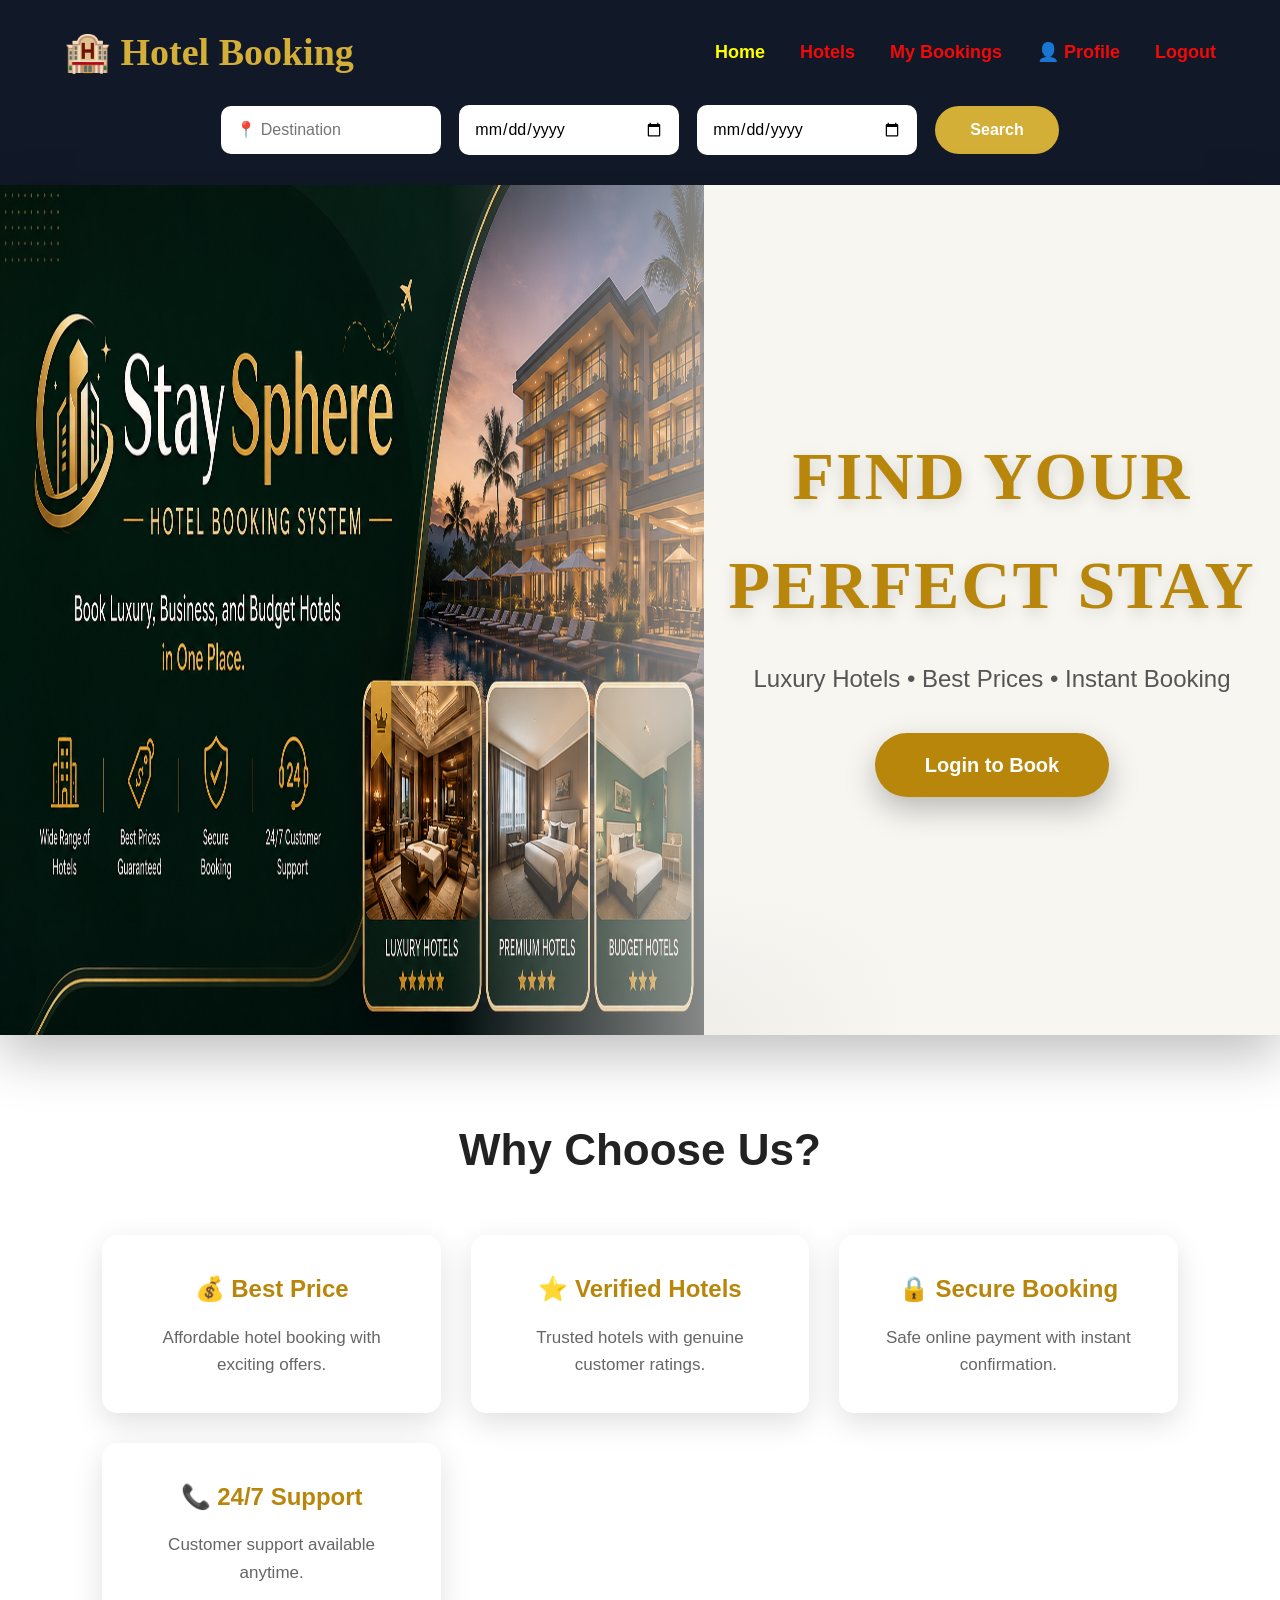
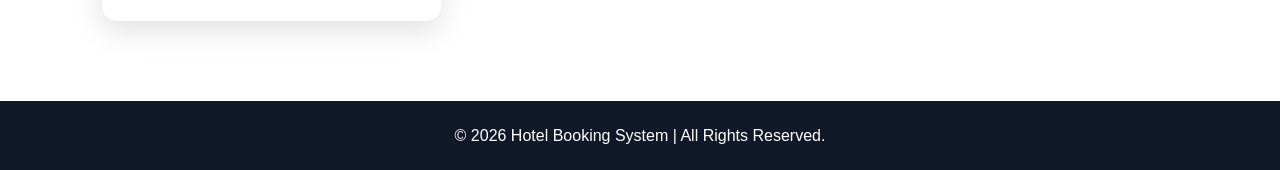
<file: Frontend/html/index.html>
<!DOCTYPE html>
<html lang="en">

<head>

    <meta charset="UTF-8">

    <meta name="viewport" content="width=device-width, initial-scale=1.0">

    <title>Hotel Booking System</title>

    <link rel="stylesheet" href="../css/style.css">

</head>

<body>

<header>

    <nav class="navbar">

    <div class="logo">
        🏨 Hotel Booking
    </div>

    <ul class="nav-links">

    <li>
    <a href="index.html" class="active">Home</a>
     </li>

     <li>
    <a href="hotels.html">Hotels</a>
     </li>

    <li>
        <a href="my-bookings.html">My Bookings</a>
    </li>

    <li>
        <a href="profile.html" id="loggedUserName">
            👤 Profile
        </a>
    </li>

    <li>
        <a href="#" onclick="logout()">Logout</a>
    </li>

</ul>

</nav>
  

</header>


<section class="search-bar">

    <form id="searchForm">

        <input type="text" placeholder="📍 Destination">

        <input type="date">

        <input type="date">

        <button>Search</button>

    </form>

</section>


<section class="banner">

    <div class="banner-overlay">

        <h1>FIND YOUR PERFECT STAY</h1>

        <p>
            Luxury Hotels • Best Prices • Instant Booking
        </p>

        <a href="login.html" class="banner-btn">
            Login to Book
        </a>

    </div>

</section>


<section class="services">

    <h2>Why Choose Us?</h2>

    <div class="service-container">

        <div class="service-box">

            <h3>💰 Best Price</h3>

            <p>Affordable hotel booking with exciting offers.</p>

        </div>

        <div class="service-box">

            <h3>⭐ Verified Hotels</h3>

            <p>Trusted hotels with genuine customer ratings.</p>

        </div>

        <div class="service-box">

            <h3>🔒 Secure Booking</h3>

            <p>Safe online payment with instant confirmation.</p>

        </div>

        <div class="service-box">

            <h3>📞 24/7 Support</h3>

            <p>Customer support available anytime.</p>

        </div>

    </div>

</section>


<footer>

    © 2026 Hotel Booking System | All Rights Reserved.

</footer>
<script>

document.addEventListener("DOMContentLoaded", function () {

    const user =
        JSON.parse(localStorage.getItem("user"));

    const userName =
        document.getElementById("loggedUserName");

    if (user && userName) {

        userName.textContent =
            "👤 " + user.name;

    }

});


function logout() {

    localStorage.removeItem("user");

    localStorage.removeItem("userId");

    localStorage.removeItem("booking");

    window.location.href = "login.html";

}

</script>

</body>

</html>
</file>
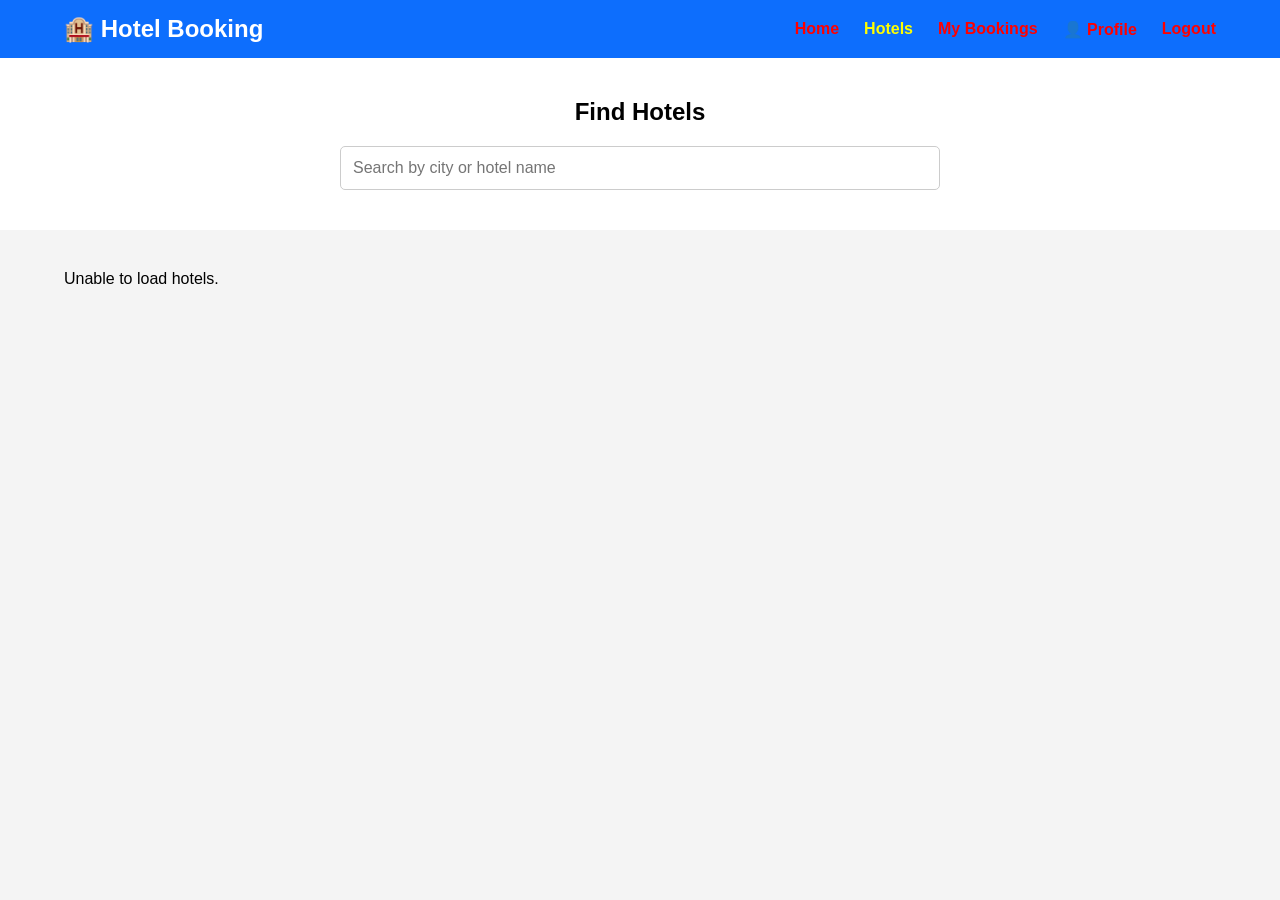
<file: Frontend/html/booking.html>
<!DOCTYPE html>
<html lang="en">

<head>

    <meta charset="UTF-8">
    <meta name="viewport" content="width=device-width, initial-scale=1.0">

    <title>Booking Confirmation</title>

    <link rel="stylesheet" href="../css/booking.css">

</head>

<body>

<header>

    <nav class="navbar">

        <div class="logo">
            <h2>🏨 Hotel Booking</h2>
        </div>

        <ul class="nav-links">

            <li>
                <a href="index.html">Home</a>
            </li>

            <li>
                <a href="hotels.html">Hotels</a>
            </li>

            <li>
                <a href="my-bookings.html">My Bookings</a>
            </li>

        </ul>

    </nav>

</header>


<section class="booking-container">

    <h1>Booking Summary</h1>

    <div class="booking-card">

        <p>
            <strong>Hotel :</strong>
            <span id="hotelName"></span>
        </p>

        <p>
            <strong>Room :</strong>
            <span id="roomType"></span>
        </p>

        <p>
            <strong>Check In :</strong>
            <span id="checkIn"></span>
        </p>

        <p>
            <strong>Check Out :</strong>
            <span id="checkOut"></span>
        </p>

        <p>
            <strong>Guests :</strong>
            <span id="guests"></span>
        </p>

        <p>
            <strong>Price Per Night :</strong>
            ₹<span id="price"></span>
        </p>

        <p>
            <strong>Number of Nights :</strong>
            <span id="nights"></span>
        </p>

        <p>
            <strong>Total Amount :</strong>
            ₹<span id="totalAmount"></span>
        </p>
      <button id="confirmBtn">Confirm Booking</button>
      <button id="cancelBtn">Cancel Booking</button>
</div>

    </div>

</section>


<script>
    const bookingData = JSON.parse(localStorage.getItem("booking"));

    if (!bookingData) {
        alert("No booking details found!");
        window.location.href = "hotels.html";
    }

    // CONFIRM BOOKING
    document.getElementById("confirmBtn").addEventListener("click", async function () {

        try {
            const response = await fetch("http://localhost:8082/api/bookings", {
                method: "POST",
                headers: {
                    "Content-Type": "application/json"
                },
                body: JSON.stringify({
                    hotelId: bookingData.hotelId,
                    userId: bookingData.userId,
                    checkInDate: bookingData.checkInDate,
                    checkOutDate: bookingData.checkOutDate,
                    numberOfGuests: bookingData.numberOfGuests,
                    totalAmount: bookingData.totalAmount,
                    bookingStatus: "CONFIRMED"
                })
            });

            if (!response.ok) {
                throw new Error("Booking failed");
            }

            const savedBooking = await response.json();

            // Store booking ID for cancellation
            localStorage.setItem("confirmedBookingId", savedBooking.bookingId);

            alert("Booking confirmed successfully!");

            localStorage.removeItem("booking");

            window.location.href = "my-bookings.html";

        } catch (error) {
            console.error(error);
            alert("Failed to confirm booking. Please check the backend.");
        }
    });


    // CANCEL BOOKING
    document.getElementById("cancelBtn").addEventListener("click", async function () {

        const bookingId = localStorage.getItem("confirmedBookingId");

        // If booking hasn't been saved yet
        if (!bookingId) {
            localStorage.removeItem("booking");

            alert("Booking cancelled.");

            window.location.href = "hotels.html";
            return;
        }

        try {
            const response = await fetch(
                `http://localhost:8082/api/bookings/${bookingId}`,
                {
                    method: "DELETE"
                }
            );

            if (!response.ok) {
                throw new Error("Cancellation failed");
            }

            alert("Booking cancelled successfully!");

            localStorage.removeItem("booking");
            localStorage.removeItem("confirmedBookingId");

            window.location.href = "hotels.html";

        } catch (error) {
            console.error(error);
            alert("Failed to cancel booking.");
        }
    });
</script>
</body>

</html>
</file>
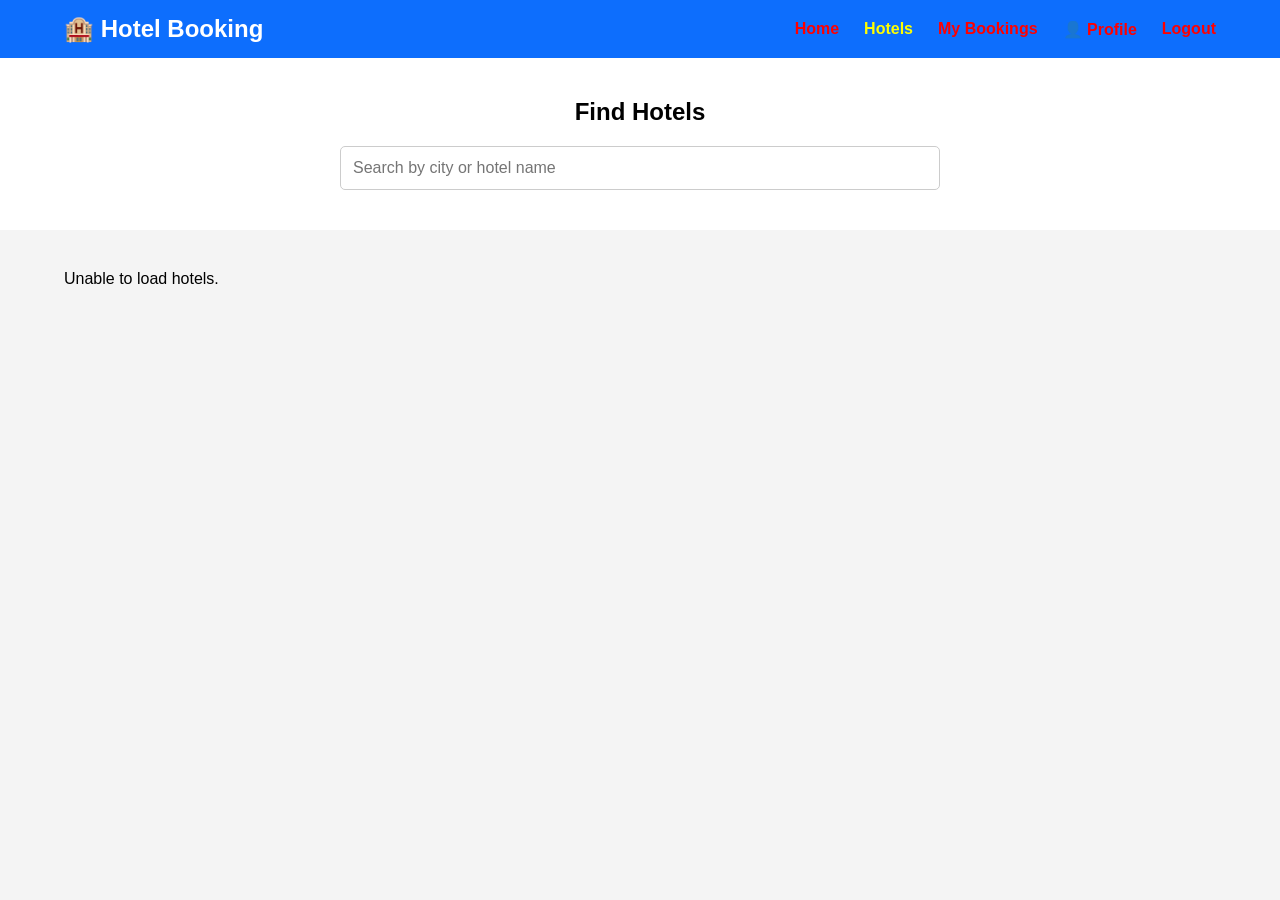
<file: Frontend/html/hotel-details.html>
<!DOCTYPE html>
<html lang="en">

<head>

    <meta charset="UTF-8">
    <meta name="viewport" content="width=device-width, initial-scale=1.0">

    <title>Hotel Details</title>

    <link rel="stylesheet" href="../css/hotels.css">

    <style>

        .hotel-details-card {
            max-width: 1000px;
            margin: 50px auto;
            background: #fff;
            display: flex;
            gap: 30px;
            border-radius: 12px;
            overflow: hidden;
            box-shadow: 0 5px 20px rgba(0,0,0,.2);
        }

        .hotel-details-card img {
            width: 50%;
            height: 500px;
            object-fit: cover;
        }

        .details {
            padding: 30px;
            flex: 1;
        }

        .details h2 {
            font-size: 34px;
            margin-bottom: 10px;
        }

        .details p {
            margin: 10px 0;
            font-size: 18px;
        }

        .details h3 {
            margin-top: 20px;
        }

        .details select,
        .details input {
            width: 100%;
            padding: 12px;
            margin-top: 8px;
            margin-bottom: 15px;
            border: 1px solid #ccc;
            border-radius: 6px;
        }

        .book-btn {
            width: 100%;
            padding: 15px;
            background: #0d6efd;
            color: white;
            border: none;
            border-radius: 8px;
            font-size: 18px;
            cursor: pointer;
        }

        .book-btn:hover {
            background: #0b5ed7;
        }

        @media(max-width:768px) {

            .hotel-details-card {
                flex-direction: column;
            }

            .hotel-details-card img {
                width: 100%;
                height: 300px;
            }

        }

    </style>

</head>


<body>


<header>

    <nav class="navbar">

        <div class="logo">
            🏨 Hotel Booking
        </div>


        <ul class="nav-links">

            <li>
                <a href="index.html">
                    Home
                </a>
            </li>

            <li>
                <a href="hotels.html">
                    Hotels
                </a>
            </li>

            <li>
                <a href="my-bookings.html">
                    My Bookings
                </a>
            </li>

            <li>
                <a href="login.html">
                    Logout
                </a>
            </li>

        </ul>

    </nav>

</header>


<section>

    <div class="hotel-details-card">


        <img
            id="hotelImage"
            alt="Hotel"
        >


        <div class="details">


            <h2 id="hotelName">
                Loading...
            </h2>


            <p id="hotelCity">
            </p>


            <p id="hotelLocation">
            </p>


            <p id="hotelRating">
            </p>


            <p id="hotelDescription">
            </p>


            <h2 id="hotelPrice">
            </h2>


            <hr>

            <br>


            <h3>
                Select Room
            </h3>


            <select id="roomType">

                <option>
                    Standard Room
                </option>

                <option>
                    Deluxe Room
                </option>

                <option>
                    Suite Room
                </option>

            </select>


            <label>
                Check-In
            </label>

            <input
                type="date"
                id="checkIn"
            >


            <label>
                Check-Out
            </label>

            <input
                type="date"
                id="checkOut"
            >


            <label>
                No. of Guests
            </label>

            <input
                type="number"
                id="guests"
                value="1"
                min="1"
                max="10"
            >


            <br>
            <br>


            <button
                class="book-btn"
                onclick="bookHotel()"
            >
                Book Now
            </button>


        </div>

    </div>

</section>


<script>


// ========================================
// BACKEND URL
// ========================================

const API_URL = "http://localhost:8082/api/hotels";


// ========================================
// GET HOTEL ID FROM URL
// ========================================

const params =
    new URLSearchParams(window.location.search);

const hotelId =
    Number(params.get("id"));


// ========================================
// LOAD HOTEL
// ========================================

let hotel = null;


async function loadHotel() {

    try {

        if (!hotelId) {

            alert("Hotel not found.");

            window.location.href = "hotels.html";

            return;
        }


        // Get all hotels from backend

        const response =
            await fetch(API_URL);


        if (!response.ok) {

            throw new Error(
                "Failed to load hotels"
            );

        }


        const hotels =
            await response.json();


        // Find selected hotel

        hotel =
            hotels.find(
                h => h.id === hotelId
            );


        if (!hotel) {

            alert("Hotel not found.");

            window.location.href =
                "hotels.html";

            return;
        }


        // Display hotel

        document.getElementById("hotelImage").src =
            "../images/" + hotel.image;


        document.getElementById("hotelName").innerText =
            hotel.name;


        document.getElementById("hotelCity").innerText =
            "📍 " + hotel.city;


        document.getElementById("hotelLocation").innerText =
            "📌 " + hotel.location;


        document.getElementById("hotelRating").innerText =
            "⭐ " + hotel.rating;


        document.getElementById("hotelDescription").innerText =
            hotel.description;


        document.getElementById("hotelPrice").innerText =
            "₹" + hotel.pricePerNight + " / Night";


    }

    catch (error) {

        console.error(
            "Error loading hotel:",
            error
        );


        alert(
            "Unable to load hotel details."
        );

    }

}


// ========================================
// BOOK HOTEL
// ========================================

function bookHotel() {


    if (!hotel) {

        alert("Hotel information not loaded.");

        return;
    }


    const roomType =
        document.getElementById("roomType").value;


    const checkIn =
        document.getElementById("checkIn").value;


    const checkOut =
        document.getElementById("checkOut").value;


    const guests =
        document.getElementById("guests").value;


    // Validate dates

    if (!checkIn) {

        alert("Please select check-in date.");

        return;
    }


    if (!checkOut) {

        alert("Please select check-out date.");

        return;
    }


    if (checkOut <= checkIn) {

        alert(
            "Check-out date must be after check-in date."
        );

        return;
    }


    // Create booking object

    const booking = {

        hotelId: hotel.id,

        hotelName: hotel.name,

        city: hotel.city,

        location: hotel.location,

        roomType: roomType,

        checkIn: checkIn,

        checkOut: checkOut,

        guests: guests,

        price: hotel.pricePerNight

    };


    // Store temporarily

    localStorage.setItem(
        "booking",
        JSON.stringify(booking)
    );


    alert(
        "Hotel selected successfully!"
    );


    // Go to booking page

    window.location.href =
        "booking.html";

}


// ========================================
// START
// ========================================

loadHotel();

</script>


</body>

</html>
</file>
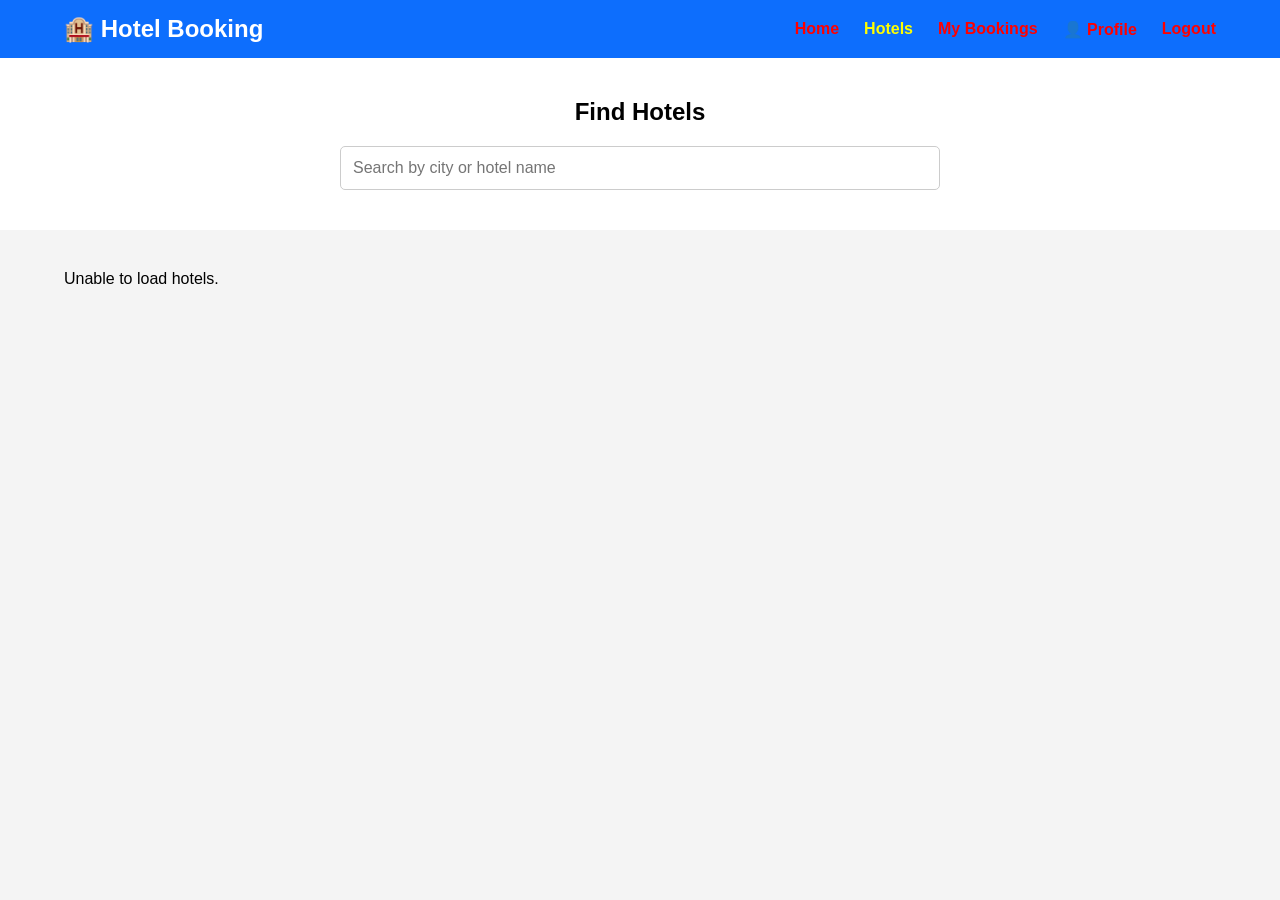
<file: Frontend/html/hotels.html>
<!doctype html>
<html lang="en">
  <head>
    <meta charset="UTF-8" />
    <meta name="viewport" content="width=device-width, initial-scale=1.0" />

    <title>Hotels | Hotel Booking System</title>

    <link rel="stylesheet" href="../css/hotels.css" />
  </head>

  <body>
    <!-- Navbar -->

    <header>
      <nav class="navbar">
        <div class="logo">
          <h2>🏨 Hotel Booking</h2>
        </div>

        <ul class="nav-links">
          <li>
            <a href="index.html">Home</a>
          </li>

          <li>
            <a href="hotels.html" class="active">Hotels</a>
          </li>

          <li>
            <a href="my-bookings.html">My Bookings</a>
          </li>

          <li>
            <a href="profile.html" id="loggedUserName"> 👤 Profile </a>
          </li>

          <li>
            <a href="#" onclick="logout()">Logout</a>
          </li>
        </ul>
      </nav>
    </header>
    <!-- Banner -->

    <!-- Search -->

    <section class="search-section">
      <h2>Find Hotels</h2>

      <input
        type="text"
        id="searchInput"
        placeholder="Search by city or hotel name"
      />
    </section>

    <!-- Hotels -->

    <section class="hotel-section">
      <div class="hotel-container" id="hotelContainer">
        <!-- Hotel 1 -->

        <div class="hotel-card">
          <img src="../images/hotel1.png" alt="Grand Palace Hotel" />

          <div class="hotel-info">
            <h3>Grand Palace</h3>

            <p>📍 Hyderabad</p>

            <p>⭐⭐⭐⭐⭐</p>

            <p>₹4500 / Night</p>

            <button onclick="location.href = 'hotel-details.html?id=1'">
              View Details
            </button>
          </div>
        </div>

        <!-- Hotel 2 -->

        <div class="hotel-card">
          <img src="../images/hotel2.png" alt="Royal Residency" />

          <div class="hotel-info">
            <h3>Royal Residency</h3>

            <p>📍 Vijayawada</p>

            <p>⭐⭐⭐⭐☆</p>

            <p>₹3500 / Night</p>

            <button onclick="location.href = 'hotel-details.html?id=2'">
              View Details
            </button>
          </div>
        </div>

        <!-- Hotel 3 -->

        <div class="hotel-card">
          <img src="../images/hotel3.png" alt="Sea View Resort" />

          <div class="hotel-info">
            <h3>Sea View Resort</h3>

            <p>📍 Visakhapatnam</p>

            <p>⭐⭐⭐⭐⭐</p>

            <p>₹5500 / Night</p>

            <button onclick="location.href = 'hotel-details.html?id=3'">
              View Details
            </button>
          </div>
        </div>

        <!-- Hotel 4 -->

        <div class="hotel-card">
          <img src="../images/hotel4.png" alt="Mountain View Resort" />

          <div class="hotel-info">
            <h3>Mountain View Resort</h3>

            <p>📍 Ooty</p>

            <p>⭐⭐⭐⭐⭐</p>

            <p>₹6500 / Night</p>

            <button onclick="location.href = 'hotel-details.html?id=4'">
              View Details
            </button>
          </div>
        </div>
      </div>
    </section>

    <script src="../js/api.js"></script>

    <script src="../js/hotels.js"></script>
  </body>
</html>
</file>
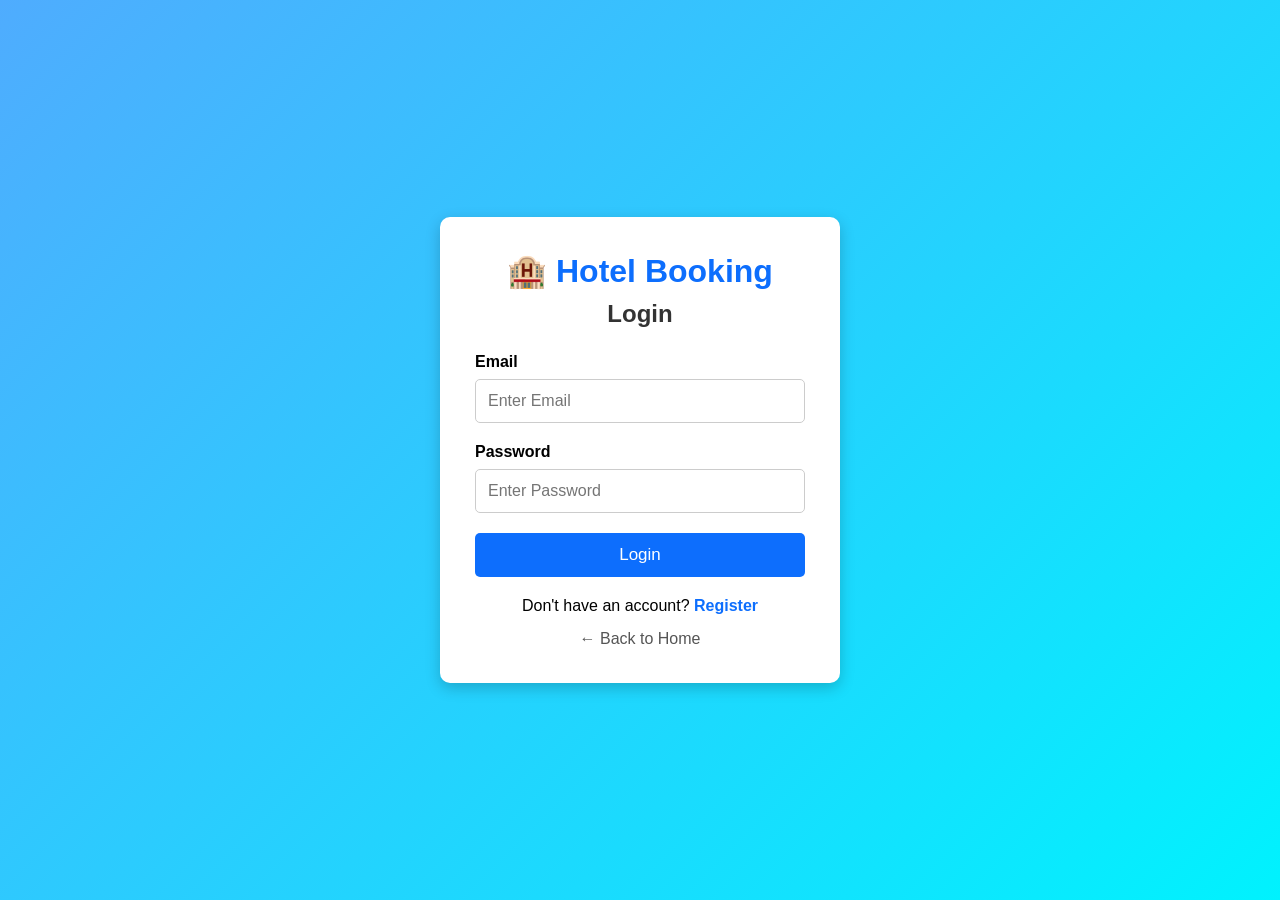
<file: Frontend/html/login.html>
<!DOCTYPE html>
<html lang="en">

<head>

    <meta charset="UTF-8">
    <meta name="viewport" content="width=device-width, initial-scale=1.0">

    <title>Login | Hotel Booking System</title>

    <link rel="stylesheet" href="../css/login.css">

</head>

<body>

    <div class="container">

        <div class="login-box">

            <h1>🏨 Hotel Booking</h1>

            <h2>Login</h2>

            <form id="loginForm">

                <!-- Email -->
                <div class="input-group">

                    <label for="email">Email</label>

                    <input
                        type="email"
                        id="email"
                        placeholder="Enter Email"
                        required
                    >

                </div>

                <!-- Password -->
                <div class="input-group">

                    <label for="password">Password</label>

                    <input
                        type="password"
                        id="password"
                        placeholder="Enter Password"
                        required
                    >

                </div>

                <!-- Login Button -->
                <button type="submit">
                    Login
                </button>

            </form>

            <p>
                Don't have an account?
                <a href="register.html">Register</a>
            </p>

            <a href="index.html">
                ← Back to Home
            </a>

        </div>

    </div>

    <script src="../js/api.js"></script>
    <script src="../js/login.js"></script>

</body>

</html>
</file>
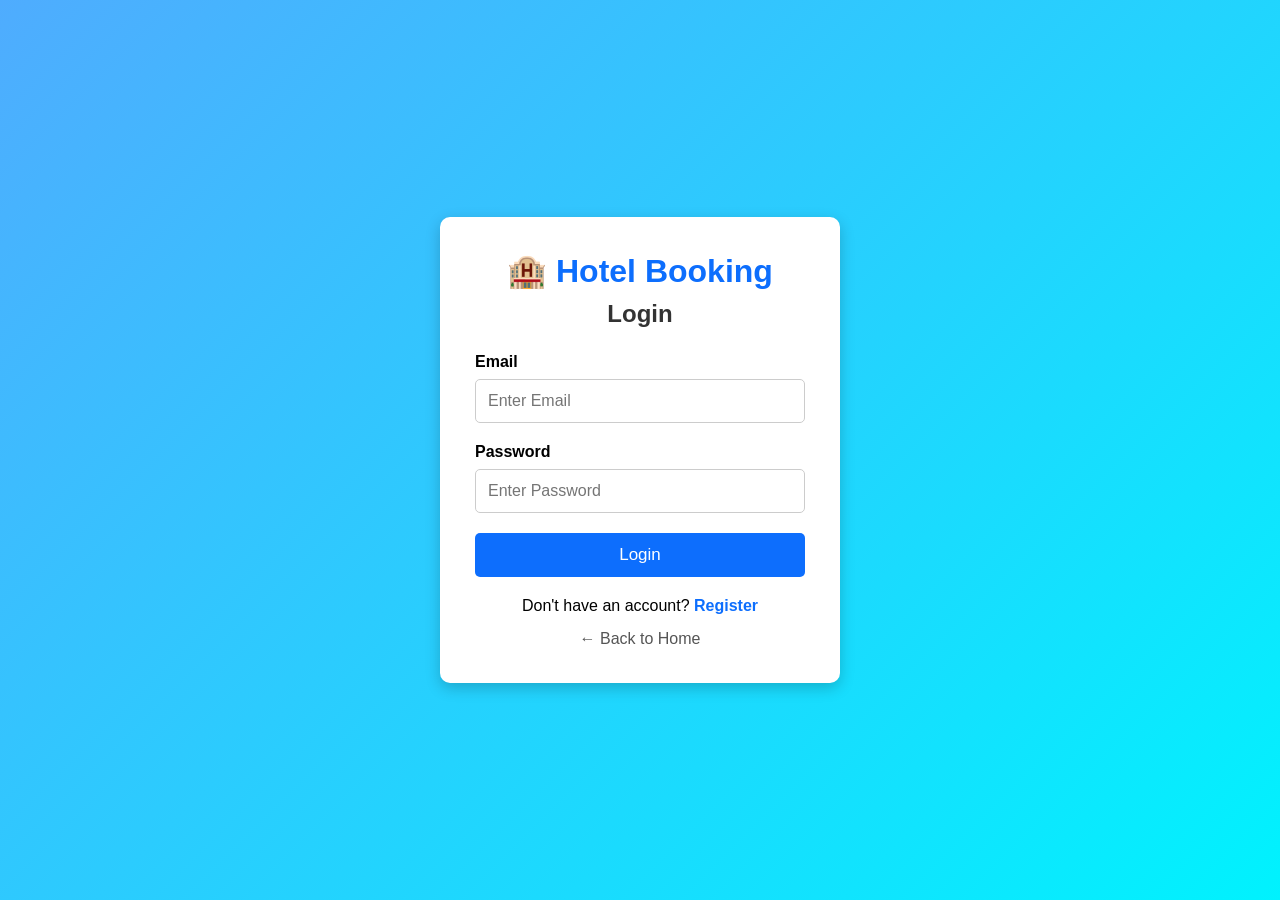
<file: Frontend/html/my-bookings.html>
<!DOCTYPE html>
<html lang="en">

<head>

    <meta charset="UTF-8">

    <meta name="viewport"
          content="width=device-width, initial-scale=1.0">

    <title>My Bookings | Hotel Booking System</title>

    <link rel="stylesheet" href="../css/booking.css">

    <style>

        .booking-container {
            max-width: 1000px;
            margin: 40px auto;
            padding: 20px;
        }

        .booking-container h2 {
            text-align: center;
            margin-bottom: 30px;
        }

        .booking-card {
            background: white;
            padding: 25px;
            margin-bottom: 20px;
            border-radius: 12px;
            box-shadow: 0 5px 15px rgba(0,0,0,0.15);
        }

        .booking-card h3 {
            margin-bottom: 15px;
            color: #0d6efd;
        }

        .booking-item {
            display: flex;
            justify-content: space-between;
            padding: 8px 0;
            border-bottom: 1px solid #eee;
        }

        .status {
            color: green;
            font-weight: bold;
        }

        .cancelled {
            color: red;
            font-weight: bold;
        }

        .no-bookings {
            text-align: center;
            font-size: 18px;
            margin-top: 50px;
        }

        .profile {
            color: white;
            font-weight: bold;
            margin-left: 20px;
            display: flex;
            align-items: center;
        }

    </style>

</head>


<body>


<!-- ================= NAVBAR ================= -->

<nav class="navbar">

    <div class="logo">
        🏨 Hotel Booking
    </div>

    <ul class="nav-links">

        <li>
            <a href="index.html">Home</a>
        </li>

        <li>
            <a href="hotels.html">Hotels</a>
        </li>

       <li>
    <a href="my-bookings.html" class="active">
        My Bookings
    </a>
</li>

        <li>
            <a href="profile.html" id="loggedUserName">
                👤 Profile
            </a>
        </li>

        <li>
            <a href="#" onclick="logout()">Logout</a>
        </li>

    </ul>

</nav>



<!-- ================= BOOKINGS ================= -->

<div class="booking-container">

    <h2>My Bookings</h2>


    <div id="bookingList">

        <p class="no-bookings">
            Loading bookings...
        </p>

    </div>

</div>



<!-- ================= JAVASCRIPT ================= -->

<script>


/* ==========================================
   DISPLAY LOGGED-IN USER
   ========================================== */

document.addEventListener("DOMContentLoaded", function () {

    const user =
        JSON.parse(localStorage.getItem("user"));

    const userName =
        document.getElementById("loggedUserName");


    if (user && userName) {

        userName.textContent = user.name;

    }

});



/* ==========================================
   LOAD USER BOOKINGS
   ========================================== */

async function loadBookings() {


    const user =
        JSON.parse(localStorage.getItem("user"));


    /* USER NOT LOGGED IN */

    if (!user || !user.id) {

        alert("Please login first.");

        window.location.href = "login.html";

        return;

    }


    const userId = user.id;


    try {


        const response = await fetch(

            `http://localhost:8082/api/bookings/user/${userId}`

        );


        if (!response.ok) {

            throw new Error(
                "Failed to load bookings"
            );

        }


        const bookings =
            await response.json();


        const bookingList =
            document.getElementById(
                "bookingList"
            );


        bookingList.innerHTML = "";


        /* NO BOOKINGS */

        if (bookings.length === 0) {

            bookingList.innerHTML = `

                <p class="no-bookings">

                    No bookings found.

                </p>

            `;

            return;

        }



        /* DISPLAY BOOKINGS */

        for (const booking of bookings) {


            let hotelName = "Hotel";

            let hotelLocation = "";


            /* GET HOTEL DETAILS */

            try {


                const hotelResponse =
                    await fetch(

                        `http://localhost:8082/api/hotels/${booking.hotelId}`

                    );


                if (hotelResponse.ok) {


                    const hotel =
                        await hotelResponse.json();


                    hotelName =
                        hotel.name;


                    hotelLocation =
                        hotel.location;

                }


            } catch (error) {

                console.log(
                    "Hotel details unavailable"
                );

            }



            /* STATUS CLASS */

            const statusClass =

                booking.bookingStatus === "CONFIRMED"

                    ? "status"

                    : "cancelled";



            /* CREATE CARD */

            const bookingCard =
                document.createElement("div");


            bookingCard.className =
                "booking-card";


            bookingCard.innerHTML = `

                <h3>
                    🏨 ${hotelName}
                </h3>


                <div class="booking-item">

                    <strong>
                        Location:
                    </strong>

                    <span>
                        📍 ${hotelLocation}
                    </span>

                </div>


                <div class="booking-item">

                    <strong>
                        Booking ID:
                    </strong>

                    <span>
                        ${booking.bookingId}
                    </span>

                </div>


                <div class="booking-item">

                    <strong>
                        Check In:
                    </strong>

                    <span>
                        ${booking.checkInDate}
                    </span>

                </div>


                <div class="booking-item">

                    <strong>
                        Check Out:
                    </strong>

                    <span>
                        ${booking.checkOutDate}
                    </span>

                </div>


                <div class="booking-item">

                    <strong>
                        Guests:
                    </strong>

                    <span>
                        ${booking.numberOfGuests}
                    </span>

                </div>


                <div class="booking-item">

                    <strong>
                        Total Amount:
                    </strong>

                    <span>
                        ₹${booking.totalAmount}
                    </span>

                </div>


                <div class="booking-item">

                    <strong>
                        Status:
                    </strong>

                    <span class="${statusClass}">

                        ${booking.bookingStatus}

                    </span>

                </div>

            `;


            bookingList.appendChild(
                bookingCard
            );

        }


    } catch (error) {


        console.error(
            "Booking loading error:",
            error
        );


        document.getElementById(
            "bookingList"
        ).innerHTML = `

            <p class="no-bookings">

                Unable to load bookings.

            </p>

        `;

    }

}



/* ==========================================
   LOAD BOOKINGS WHEN PAGE OPENS
   ========================================== */

document.addEventListener(
    "DOMContentLoaded",
    loadBookings
);


</script>


</body>

</html>
</file>
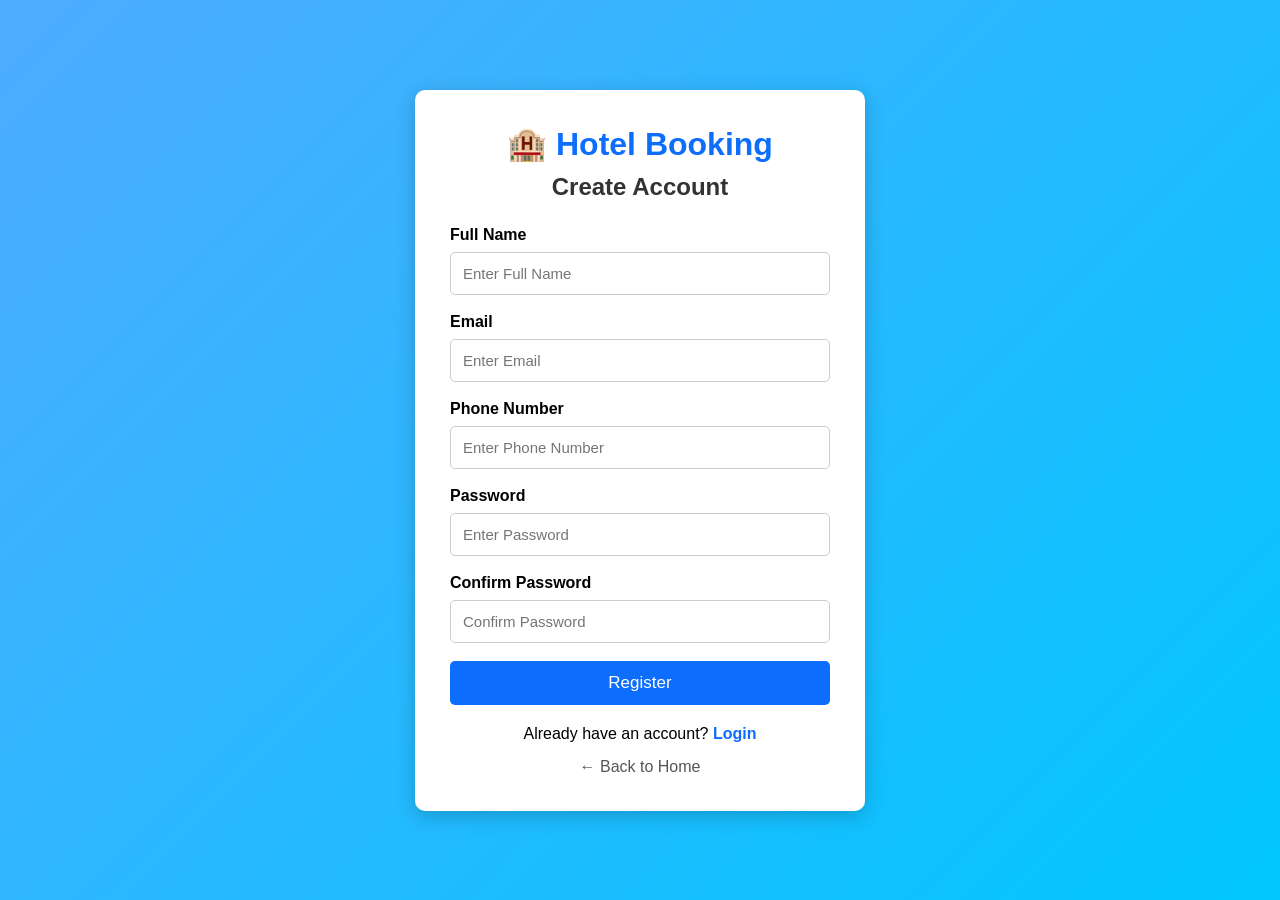
<file: Frontend/html/register.html>
<!DOCTYPE html>
<html lang="en">

<head>

    <meta charset="UTF-8">
    <meta name="viewport" content="width=device-width, initial-scale=1.0">

    <title>Register | Hotel Booking System</title>

    <link rel="stylesheet" href="../css/register.css">

</head>

<body>

    <div class="container">

        <div class="register-box">

            <h1>🏨 Hotel Booking</h1>

            <h2>Create Account</h2>

            <form id="registerForm">

                <!-- Full Name -->
                <div class="input-group">

                    <label for="name">Full Name</label>

                    <input
                        type="text"
                        id="name"
                        placeholder="Enter Full Name"
                        required
                    >

                </div>


                <!-- Email -->
                <div class="input-group">

                    <label for="email">Email</label>

                    <input
                        type="email"
                        id="email"
                        placeholder="Enter Email"
                        required
                    >

                </div>


                <!-- Phone -->
                <div class="input-group">

                    <label for="phone">Phone Number</label>

                    <input
                        type="tel"
                        id="phone"
                        placeholder="Enter Phone Number"
                        required
                    >

                </div>


                <!-- Password -->
                <div class="input-group">

                    <label for="password">Password</label>

                    <input
                        type="password"
                        id="password"
                        placeholder="Enter Password"
                        required
                    >

                </div>


                <!-- Confirm Password -->
                <div class="input-group">

                    <label for="confirmPassword">Confirm Password</label>

                    <input
                        type="password"
                        id="confirmPassword"
                        placeholder="Confirm Password"
                        required
                    >

                </div>


                <!-- Register Button -->
                <button type="submit">
                    Register
                </button>

            </form>


            <!-- Login Link -->
            <p>
                Already have an account?
                <a href="login.html">Login</a>
            </p>


            <!-- Home Link -->
            <a href="index.html">
                ← Back to Home
            </a>

        </div>

    </div>


    <!-- JavaScript -->

    <script src="../js/api.js"></script>
    <script src="../js/register.js"></script>

</body>

</html>
</file>
<file: Frontend/css/style.css>
/* ===========================
   RESET
=========================== */

* {
    margin: 0;
    padding: 0;
    box-sizing: border-box;
    font-family: Arial, Helvetica, sans-serif;
}

body {
    background: #f7f5f0;
    color: #333;
    line-height: 1.6;
}


/* ===========================
   NAVBAR
=========================== */

header {
    background: #111827;
    position: sticky;
    top: 0;
    z-index: 1000;
}

.navbar {
    width: 90%;
    margin: auto;
    display: flex;
    justify-content: space-between;
    align-items: center;
    padding: 22px 0;
}

.logo {
    color: #d4af37;
    font-size: 38px;
    font-family: Georgia, serif;
    font-weight: bold;
}

.nav-links {
    display: flex;
    list-style: none;
}

.nav-links li {
    margin-left: 35px;
}

.nav-links a {
    color: rgb(242, 9, 9);
    text-decoration: none;
    font-size: 18px;
    font-weight: bold;
    transition: 0.3s;
}

/* Active page and hover */
.nav-links a:hover,
.nav-links .active {
    color: yellow;
}

/* Profile */
#loggedUserName {
    color: rgb(242, 9, 9);
}

#loggedUserName:hover,
#loggedUserName.active {
    color: yellow;
}


/* ===========================
   SEARCH BAR
=========================== */

.search-bar {
    background: #111827;
    padding-bottom: 30px;
}

#searchForm {
    width: 90%;
    max-width: 1100px;
    margin: auto;
    display: flex;
    justify-content: center;
    align-items: center;
    gap: 18px;
    flex-wrap: wrap;
}

#searchForm input {
    width: 220px;
    padding: 15px;
    border: none;
    border-radius: 10px;
    outline: none;
    font-size: 16px;
}

#searchForm button {
    padding: 15px 35px;
    background: #d4af37;
    color: white;
    border: none;
    border-radius: 30px;
    cursor: pointer;
    font-size: 16px;
    font-weight: bold;
    transition: 0.3s;
}

#searchForm button:hover {
    background: #b8860b;
}


/* ===========================
   BANNER
=========================== */

.banner {
    max-width: 1900px;
    height: 850px;
    margin: auto;

    background: url("../images/banner.png") left center no-repeat;
    background-size: 55% 100%;
    background-color: #f8f6f1;

    position: relative;

    display: flex;
    justify-content: flex-end;
    align-items: center;

    overflow: hidden;

    box-shadow:
        0 20px 50px rgba(0, 0, 0, 0.25),
        inset 0 -80px 100px rgba(0, 0, 0, 0.08);
}

.banner::before {
    content: "";
    position: absolute;
    inset: 0;

    background: linear-gradient(
        to right,
        rgba(0, 0, 0, 0) 35%,
        #f8f6f1 72%
    );
}


/* ===========================
   BANNER CONTENT
=========================== */

.banner-overlay {
    position: relative;
    z-index: 10;

    width: 45%;
    text-align: center;
    padding: 20px;
}

.banner-overlay h1 {
    font-size: 68px;
    font-family: Georgia, serif;
    color: #b8860b;
    letter-spacing: 2px;
    margin-bottom: 20px;

    text-shadow:
        0 5px 15px rgba(0, 0, 0, 0.15);
}

.banner-overlay p {
    font-size: 24px;
    color: #555;
    margin-bottom: 35px;
}


/* ===========================
   LOGIN BUTTON
=========================== */

.banner-btn {
    display: inline-block;

    padding: 16px 50px;

    background: #b8860b;
    color: white;

    text-decoration: none;

    font-size: 20px;
    font-weight: bold;

    border-radius: 40px;

    box-shadow:
        0 12px 30px rgba(0, 0, 0, 0.25);

    transition: 0.3s;
}

.banner-btn:hover {
    background: #8b6508;
    transform: translateY(-5px);
}


/* ===========================
   HERO SECTION
=========================== */

.hero-text {
    background: white;
    text-align: center;
    padding: 80px 20px;
}

.hero-text h1 {
    font-size: 54px;
    color: #222;
    margin-bottom: 20px;
}

.hero-text p {
    max-width: 800px;
    margin: auto;
    font-size: 22px;
    color: #666;
    margin-bottom: 35px;
}

.btn {
    display: inline-block;

    padding: 15px 40px;

    background: #111827;
    color: white;

    text-decoration: none;

    border-radius: 30px;

    font-size: 18px;
}

.btn:hover {
    background: #d4af37;
}


/* ===========================
   SERVICES
=========================== */

.services {
    background: #fff;
    padding: 80px 8%;
}

.services h2 {
    text-align: center;
    font-size: 44px;
    margin-bottom: 50px;
    color: #222;
}

.service-container {
    display: grid;
    grid-template-columns: repeat(
        auto-fit,
        minmax(250px, 1fr)
    );
    gap: 30px;
}

.service-box {
    background: #fff;
    padding: 35px;
    border-radius: 15px;
    text-align: center;

    box-shadow:
        0 10px 30px rgba(0, 0, 0, 0.12);

    transition: 0.3s;
}

.service-box:hover {
    transform: translateY(-10px);
}

.service-box h3 {
    color: #b8860b;
    font-size: 24px;
    margin-bottom: 15px;
}

.service-box p {
    color: #666;
    font-size: 17px;
}


/* ===========================
   FOOTER
=========================== */

footer {
    background: #111827;
    color: white;
    text-align: center;
    padding: 22px;
}


/* ===========================
   RESPONSIVE
=========================== */

@media (max-width: 992px) {

    .banner {
        max-width: 1900px;
        height: 850px;

        background: url("../images/banner.png")
            left center no-repeat;

        background-size: 48% 100%;
        background-color: #f8f6f1;

        display: flex;
        justify-content: flex-end;
        align-items: center;
    }

    .banner-overlay {
        width: 52%;
        text-align: center;
        padding: 20px;
    }

    .banner::before {
        content: "";
        position: absolute;
        inset: 0;

        background: linear-gradient(
            to right,
            rgba(0, 0, 0, 0) 30%,
            #f8f6f1 60%
        );
    }

    .banner-overlay h1 {
        font-size: 50px;
    }
}


/* ===========================
   MOBILE
=========================== */

@media (max-width: 768px) {

    .navbar {
        flex-direction: column;
        gap: 15px;
    }

    .nav-links {
        flex-direction: column;
        align-items: center;
    }

    .nav-links li {
        margin: 10px 0;
    }

    #searchForm {
        flex-direction: column;
    }

    #searchForm input,
    #searchForm button {
        width: 90%;
    }

    .banner {
        height: 450px;
    }

    .banner-overlay h1 {
        font-size: 38px;
    }

    .banner-overlay p {
        font-size: 18px;
    }

    .hero-text h1 {
        font-size: 38px;
    }

    .services h2 {
        font-size: 32px;
    }
}
</file>
<file: Frontend/css/booking.css>
*{
margin:0;
padding:0;
box-sizing:border-box;
font-family:Arial,Helvetica,sans-serif;
}

body{
background:hsl(189, 84%, 35%);
}

header{
background:#0d6efd;
padding:15px;
}

.navbar{
width:90%;
margin:auto;
display:flex;
justify-content:space-between;
align-items:center;
}

.logo h2{
color:white;
}

.nav-links{
display:flex;
list-style:none;
}

.nav-links li{
margin-left:20px;
}

.nav-links a{
color:white;
text-decoration:none;
font-weight:bold;
}

.booking-container{
display:flex;
justify-content:center;
margin-top:60px;
}

.booking-card{
background:rgb(255, 255, 255);
padding:30px;
width:500px;
border-radius:10px;
box-shadow:0 0 10px rgba(0,0,0,.2);
}

.booking-card h2{
margin-bottom:20px;
}

.booking-card p{
margin:15px 0;
font-size:18px;
}

button{
width:100%;
padding:12px;
background:#0d6efd;
color:rgb(202, 14, 14);
border:none;
border-radius:5px;
font-size:17px;
cursor:pointer;
margin-top:20px;
}

button:hover{
background:#084298;
}
.hotel-card {
    overflow: hidden;
}

.hotel-card img {
    width: 100%;
    height: 220px;
    object-fit: cover;
    display: block;
}
.nav-links a {
    color: red;
}

.nav-links a:hover,
.nav-links .active {
    color: yellow;
}
/* Confirm Booking Button */
#confirmBtn {
    width: 100%;
    padding: 12px;
    background-color: #1664d9;
    color: white;
    border: none;
    border-radius: 5px;
    font-size: 14px;
    cursor: pointer;
    margin-top: 20px;
}

#confirmBtn:hover {
    background-color: #0d4fae;
}


/* Cancel Booking Button */
#cancelBtn {
    width: 100%;
    padding: 12px;
    background-color: #e52f43;
    color: white;
    border: none;
    border-radius: 5px;
    font-size: 14px;
    cursor: pointer;
    margin-top: 24px;
}

#cancelBtn:hover {
    background-color: #c82333;
}
</file>
<file: Frontend/css/hotels.css>
* {
    margin: 0;
    padding: 0;
    box-sizing: border-box;
    font-family: Arial, Helvetica, sans-serif;
}

body {
    background: #f4f4f4;
}


/* ===========================
   NAVBAR
=========================== */

header {
    background: #0d6efd;
    padding: 15px 0;
}

.navbar {
    width: 90%;
    margin: auto;
    display: flex;
    justify-content: space-between;
    align-items: center;
}

.logo h2 {
    color: white;
}

.nav-links {
    display: flex;
    list-style: none;
}

.nav-links li {
    margin-left: 25px;
}

.nav-links a {
    text-decoration: none;
    color: red;
    font-weight: bold;
    transition: 0.3s;
}

/* Active page and hover */
.nav-links a:hover,
.nav-links .active {
    color: yellow;
}

/* Profile */
#loggedUserName {
    color: red;
}

#loggedUserName:hover,
#loggedUserName.active {
    color: yellow;
}


/* ===========================
   SEARCH
=========================== */

.search-section {
    background: white;
    padding: 40px;
    text-align: center;
}

.search-section h2 {
    margin-bottom: 20px;
}

#searchInput {
    width: 50%;
    padding: 12px;
    border: 1px solid #ccc;
    border-radius: 5px;
    font-size: 16px;
}


/* ===========================
   HOTELS
=========================== */

.hotel-section {
    width: 90%;
    margin: 40px auto;
}

.hotel-container {
    display: grid;
    grid-template-columns: repeat(4, 1fr);
    gap: 25px;
}


/* ===========================
   HOTEL CARD
=========================== */

.hotel-card {
    background: white;
    border-radius: 10px;
    overflow: hidden;

    box-shadow:
        0 5px 12px rgba(0, 0, 0, 0.15);

    transition: 0.3s;
}

.hotel-card:hover {
    transform: translateY(-8px);
}


/* ===========================
   IMAGES
=========================== */

.hotel-card img {
    width: 100%;
    height: 220px;
    object-fit: cover;
    display: block;
}


/* ===========================
   HOTEL INFORMATION
=========================== */

.hotel-info {
    padding: 20px;
}

.hotel-info h3 {
    margin-bottom: 10px;
}

.hotel-info p {
    margin: 8px 0;
}


/* ===========================
   BUTTON
=========================== */

.hotel-info button {
    margin-top: 15px;
    width: 100%;
    padding: 12px;

    border: none;

    background: #0d6efd;
    color: white;

    border-radius: 5px;

    cursor: pointer;
    font-size: 16px;
}

.hotel-info button:hover {
    background: #084298;
}


/* ===========================
   RESPONSIVE
=========================== */

@media (max-width: 1000px) {

    .hotel-container {
        grid-template-columns: repeat(2, 1fr);
    }
}


@media (max-width: 600px) {

    .navbar {
        flex-direction: column;
    }

    .nav-links {
        flex-direction: column;
        margin-top: 15px;
    }

    .nav-links li {
        margin: 10px 0;
    }

    #searchInput {
        width: 100%;
    }

    .hotel-container {
        grid-template-columns: 1fr;
    }
}
</file>
<file: Frontend/css/login.css>
*{
    margin:0;
    padding:0;
    box-sizing:border-box;
    font-family:Arial, Helvetica, sans-serif;
}

body{
    height:100vh;
    display:flex;
    justify-content:center;
    align-items:center;
    background:linear-gradient(135deg,#4facfe,#00f2fe);
}

.container{
    width:100%;
    display:flex;
    justify-content:center;
    align-items:center;
}

.login-box{
    width:400px;
    background:#fff;
    padding:35px;
    border-radius:10px;
    box-shadow:0 5px 15px rgba(0,0,0,0.2);
}

.login-box h1{
    text-align:center;
    color:#0d6efd;
    margin-bottom:10px;
}

.login-box h2{
    text-align:center;
    margin-bottom:25px;
    color:#333;
}

.input-group{
    margin-bottom:20px;
}

.input-group label{
    display:block;
    margin-bottom:8px;
    font-weight:bold;
}

.input-group input{
    width:100%;
    padding:12px;
    border:1px solid #ccc;
    border-radius:5px;
    font-size:16px;
}

.input-group input:focus{
    outline:none;
    border-color:#0d6efd;
}

button{
    width:100%;
    padding:12px;
    background:#0d6efd;
    color:white;
    border:none;
    border-radius:5px;
    font-size:17px;
    cursor:pointer;
    transition:.3s;
}

button:hover{
    background:#084298;
}

p{
    text-align:center;
    margin-top:20px;
}

p a{
    color:#0d6efd;
    text-decoration:none;
    font-weight:bold;
}

.login-box>a{
    display:block;
    text-align:center;
    margin-top:15px;
    text-decoration:none;
    color:#555;
}

.login-box>a:hover{
    color:#0d6efd;
}

@media(max-width:480px){

.login-box{
    width:90%;
    padding:25px;
}

}
</file>
<file: Frontend/css/register.css>
*{
    margin:0;
    padding:0;
    box-sizing:border-box;
    font-family:Arial, Helvetica, sans-serif;
}

body{
    background:linear-gradient(135deg,#4facfe,#00c6ff);
    display:flex;
    justify-content:center;
    align-items:center;
    min-height:100vh;
}

.container{
    width:100%;
    display:flex;
    justify-content:center;
    align-items:center;
}

.register-box{
    width:450px;
    background:#fff;
    padding:35px;
    border-radius:10px;
    box-shadow:0 5px 20px rgba(0,0,0,0.2);
}

.register-box h1{
    text-align:center;
    color:#0d6efd;
    margin-bottom:10px;
}

.register-box h2{
    text-align:center;
    margin-bottom:25px;
    color:#333;
}

.input-group{
    margin-bottom:18px;
}

.input-group label{
    display:block;
    font-weight:bold;
    margin-bottom:8px;
}

.input-group input{
    width:100%;
    padding:12px;
    border:1px solid #ccc;
    border-radius:5px;
    font-size:15px;
}

.input-group input:focus{
    outline:none;
    border-color:#0d6efd;
}

button{
    width:100%;
    padding:12px;
    background:#0d6efd;
    color:#fff;
    border:none;
    border-radius:5px;
    font-size:17px;
    cursor:pointer;
    transition:0.3s;
}

button:hover{
    background:#084298;
}

p{
    text-align:center;
    margin-top:20px;
}

p a{
    text-decoration:none;
    color:#0d6efd;
    font-weight:bold;
}

.register-box>a{
    display:block;
    text-align:center;
    margin-top:15px;
    text-decoration:none;
    color:#555;
}

.register-box>a:hover{
    color:#0d6efd;
}

@media(max-width:500px){

.register-box{
    width:90%;
    padding:25px;
}

}
</file>
